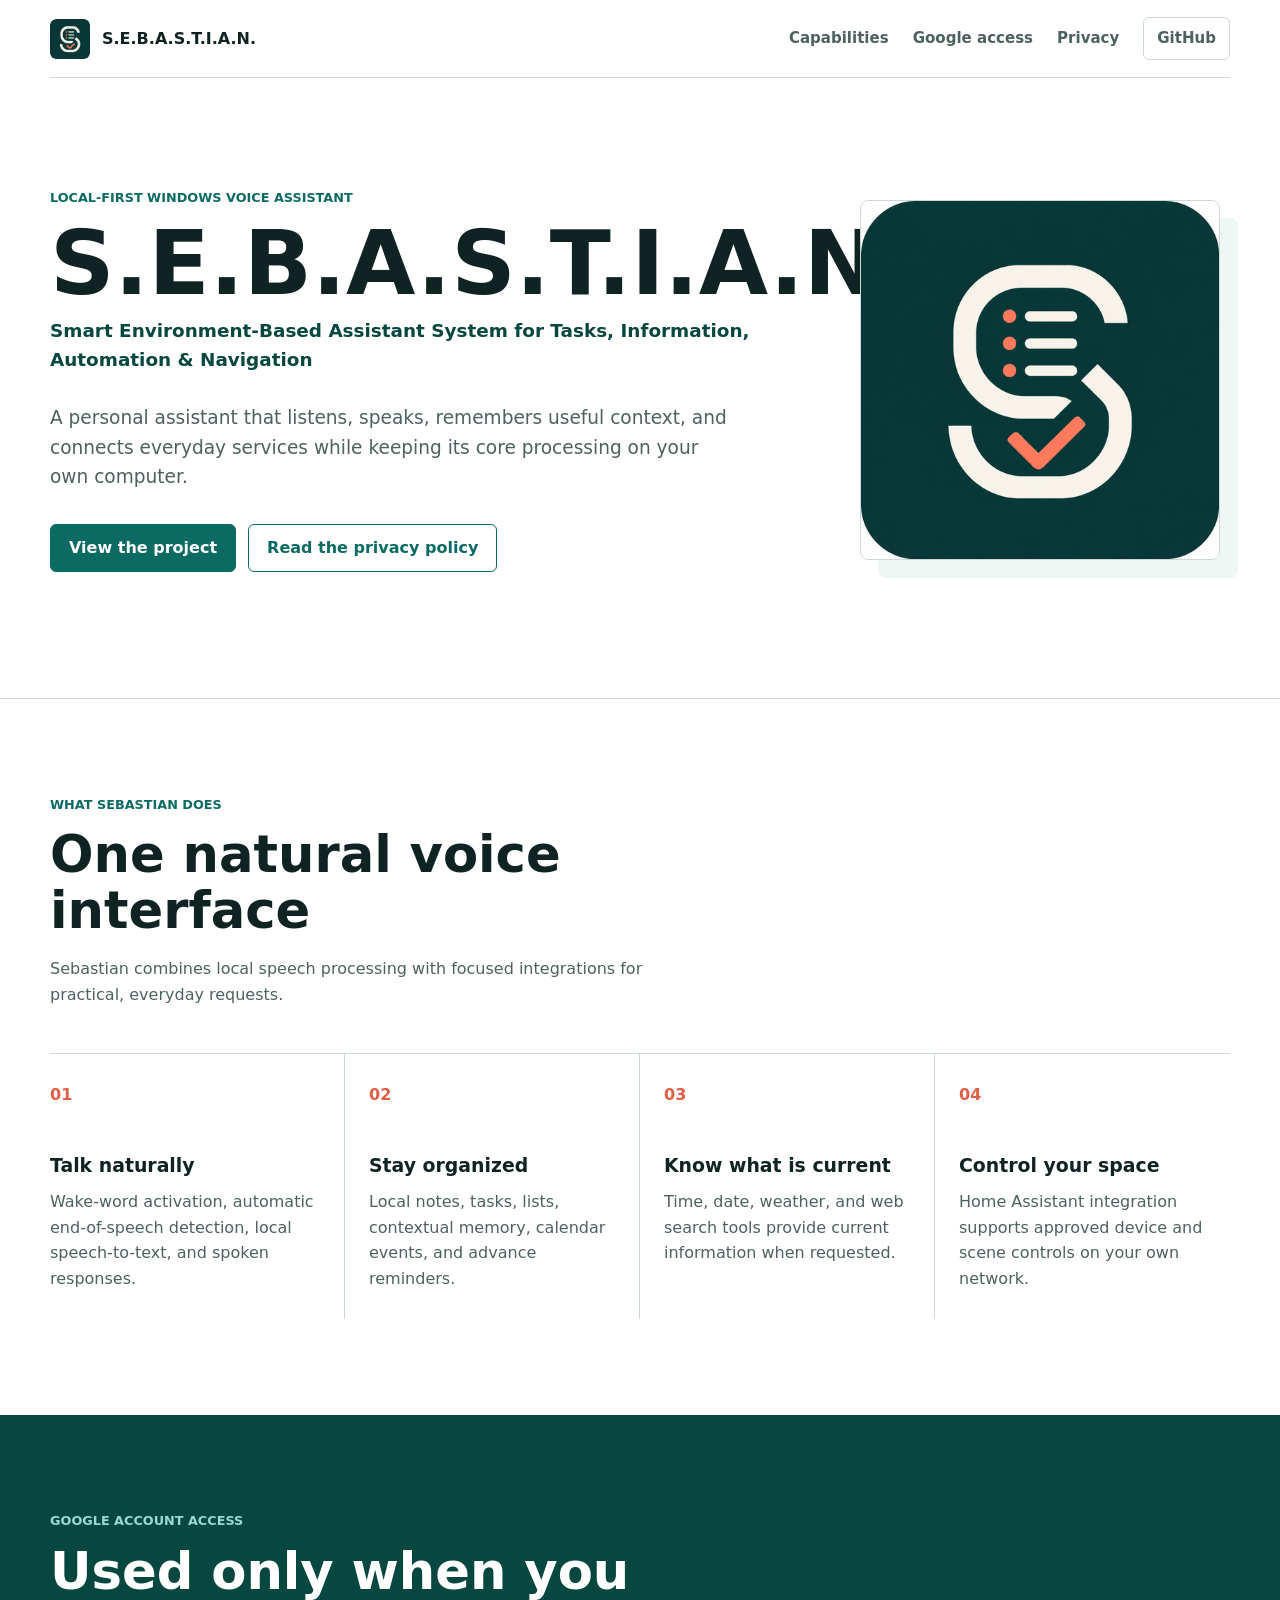
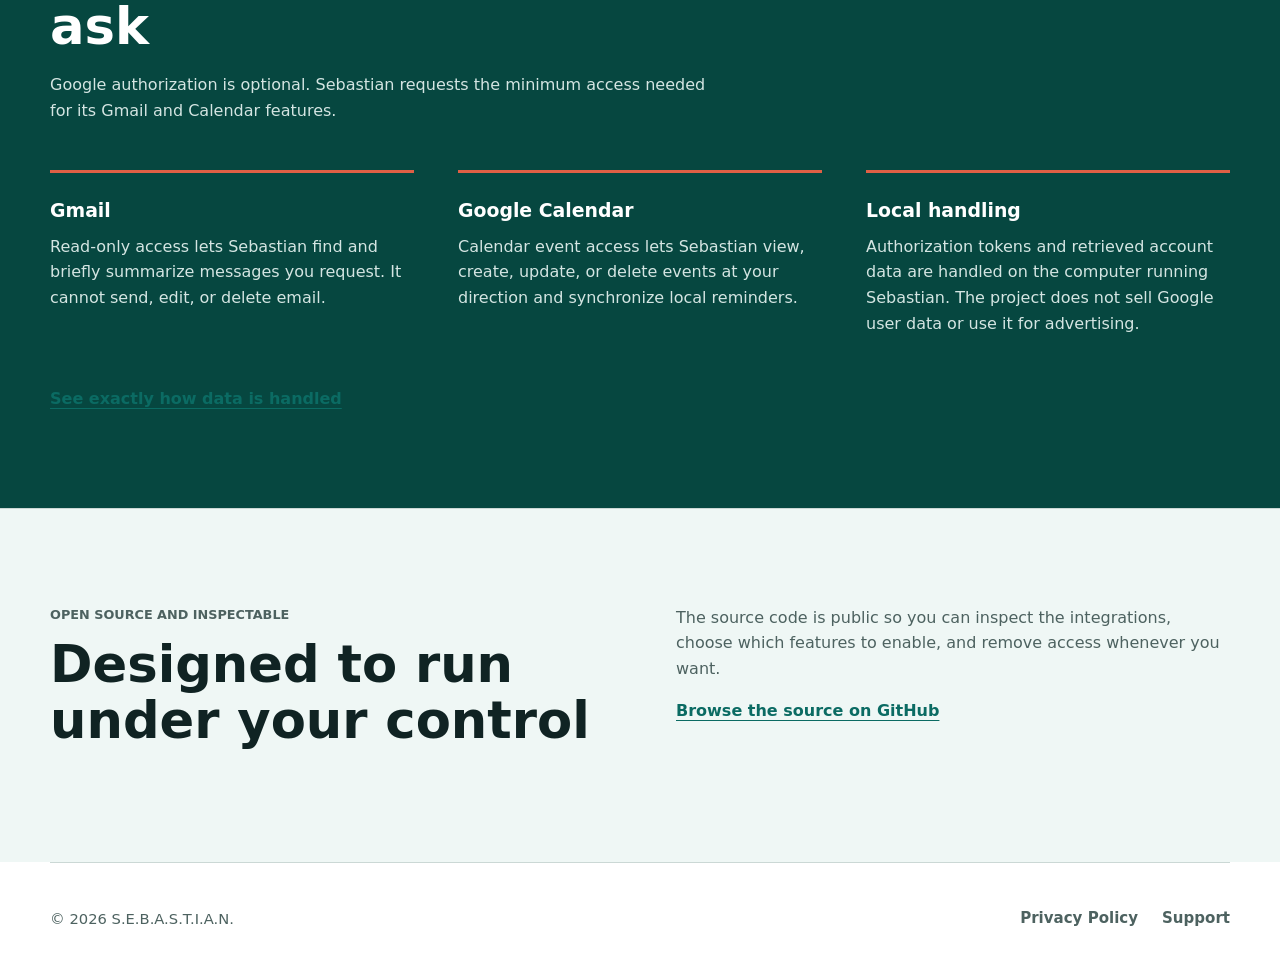
<file: docs/index.html>
<!doctype html>
<html lang="en">
  <head>
    <meta charset="utf-8">
    <meta name="viewport" content="width=device-width, initial-scale=1">
    <meta name="description" content="S.E.B.A.S.T.I.A.N. is a local-first Windows voice assistant for tasks, information, automation, and navigation.">
    <meta name="theme-color" content="#0b6b63">
    <title>S.E.B.A.S.T.I.A.N. | Local-first voice assistant</title>
    <link rel="icon" href="assets/sebastian-icon.png">
    <link rel="stylesheet" href="styles.css">
  </head>
  <body>
    <header class="site-header">
      <a class="brand" href="./" aria-label="S.E.B.A.S.T.I.A.N. home">
        <img src="assets/sebastian-icon.png" alt="" width="40" height="40">
        <span>S.E.B.A.S.T.I.A.N.</span>
      </a>
      <nav aria-label="Main navigation">
        <a href="#capabilities">Capabilities</a>
        <a href="#google-access">Google access</a>
        <a href="privacy/">Privacy</a>
        <a class="nav-github" href="https://github.com/sfeng9/S.E.B.A.S.T.I.A.N">GitHub</a>
      </nav>
    </header>

    <main>
      <section class="hero">
        <div class="hero-copy">
          <p class="eyebrow">Local-first Windows voice assistant</p>
          <h1>S.E.B.A.S.T.I.A.N.</h1>
          <p class="full-name">Smart Environment-Based Assistant System for Tasks, Information, Automation &amp; Navigation</p>
          <p class="hero-summary">A personal assistant that listens, speaks, remembers useful context, and connects everyday services while keeping its core processing on your own computer.</p>
          <div class="hero-actions">
            <a class="button primary" href="https://github.com/sfeng9/S.E.B.A.S.T.I.A.N">View the project</a>
            <a class="button secondary" href="privacy/">Read the privacy policy</a>
          </div>
        </div>
        <div class="hero-mark" aria-hidden="true">
          <img src="assets/sebastian-icon.png" alt="" width="360" height="360">
        </div>
      </section>

      <section class="section" id="capabilities">
        <div class="section-heading">
          <p class="eyebrow">What Sebastian does</p>
          <h2>One natural voice interface</h2>
          <p>Sebastian combines local speech processing with focused integrations for practical, everyday requests.</p>
        </div>
        <div class="feature-grid">
          <article>
            <span class="feature-number">01</span>
            <h3>Talk naturally</h3>
            <p>Wake-word activation, automatic end-of-speech detection, local speech-to-text, and spoken responses.</p>
          </article>
          <article>
            <span class="feature-number">02</span>
            <h3>Stay organized</h3>
            <p>Local notes, tasks, lists, contextual memory, calendar events, and advance reminders.</p>
          </article>
          <article>
            <span class="feature-number">03</span>
            <h3>Know what is current</h3>
            <p>Time, date, weather, and web search tools provide current information when requested.</p>
          </article>
          <article>
            <span class="feature-number">04</span>
            <h3>Control your space</h3>
            <p>Home Assistant integration supports approved device and scene controls on your own network.</p>
          </article>
        </div>
      </section>

      <section class="access-band" id="google-access">
        <div class="section-heading inverse">
          <p class="eyebrow">Google account access</p>
          <h2>Used only when you ask</h2>
          <p>Google authorization is optional. Sebastian requests the minimum access needed for its Gmail and Calendar features.</p>
        </div>
        <div class="access-list">
          <article>
            <h3>Gmail</h3>
            <p>Read-only access lets Sebastian find and briefly summarize messages you request. It cannot send, edit, or delete email.</p>
          </article>
          <article>
            <h3>Google Calendar</h3>
            <p>Calendar event access lets Sebastian view, create, update, or delete events at your direction and synchronize local reminders.</p>
          </article>
          <article>
            <h3>Local handling</h3>
            <p>Authorization tokens and retrieved account data are handled on the computer running Sebastian. The project does not sell Google user data or use it for advertising.</p>
          </article>
        </div>
        <a class="text-link inverse-link" href="privacy/">See exactly how data is handled</a>
      </section>

      <section class="section open-source">
        <div>
          <p class="eyebrow">Open source and inspectable</p>
          <h2>Designed to run under your control</h2>
        </div>
        <div>
          <p>The source code is public so you can inspect the integrations, choose which features to enable, and remove access whenever you want.</p>
          <a class="text-link" href="https://github.com/sfeng9/S.E.B.A.S.T.I.A.N">Browse the source on GitHub</a>
        </div>
      </section>
    </main>

    <footer>
      <span>&copy; 2026 S.E.B.A.S.T.I.A.N.</span>
      <div>
        <a href="privacy/">Privacy Policy</a>
        <a href="https://github.com/sfeng9/S.E.B.A.S.T.I.A.N/issues">Support</a>
      </div>
    </footer>
  </body>
</html>
</file>
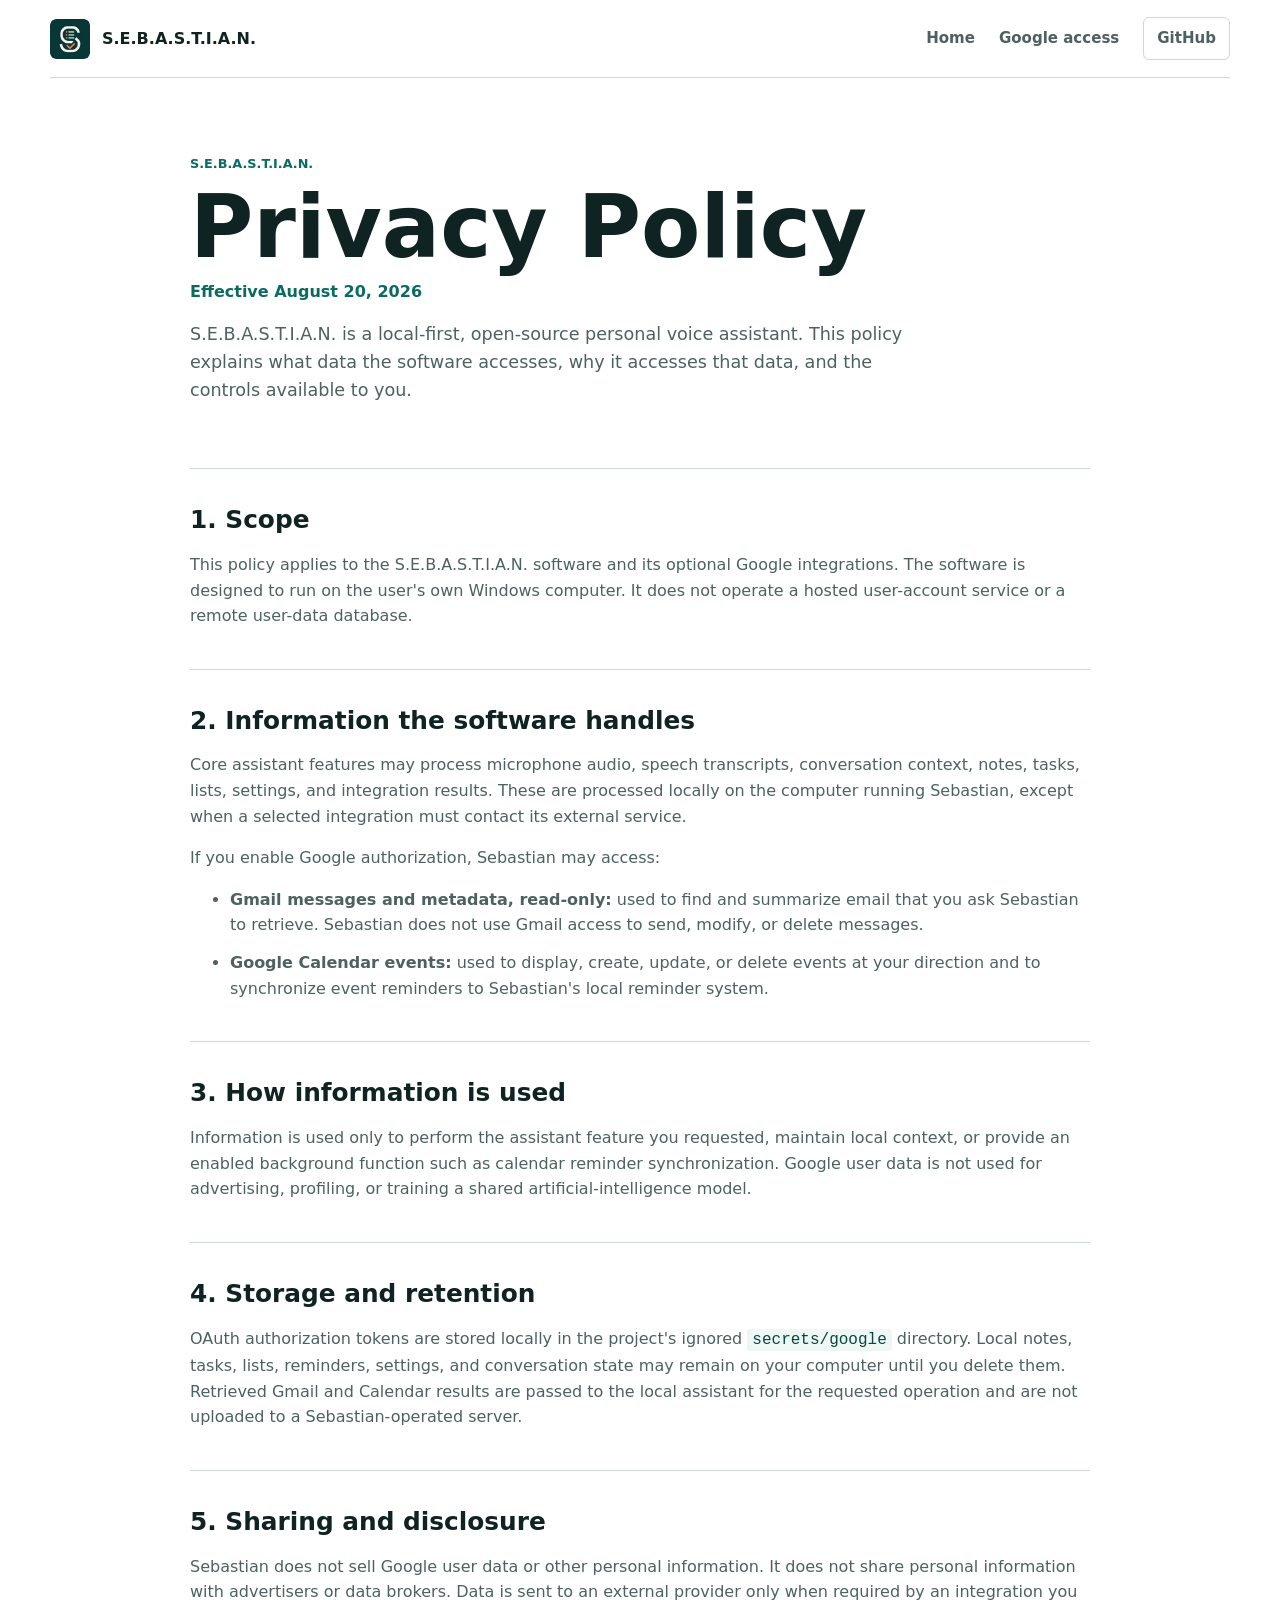
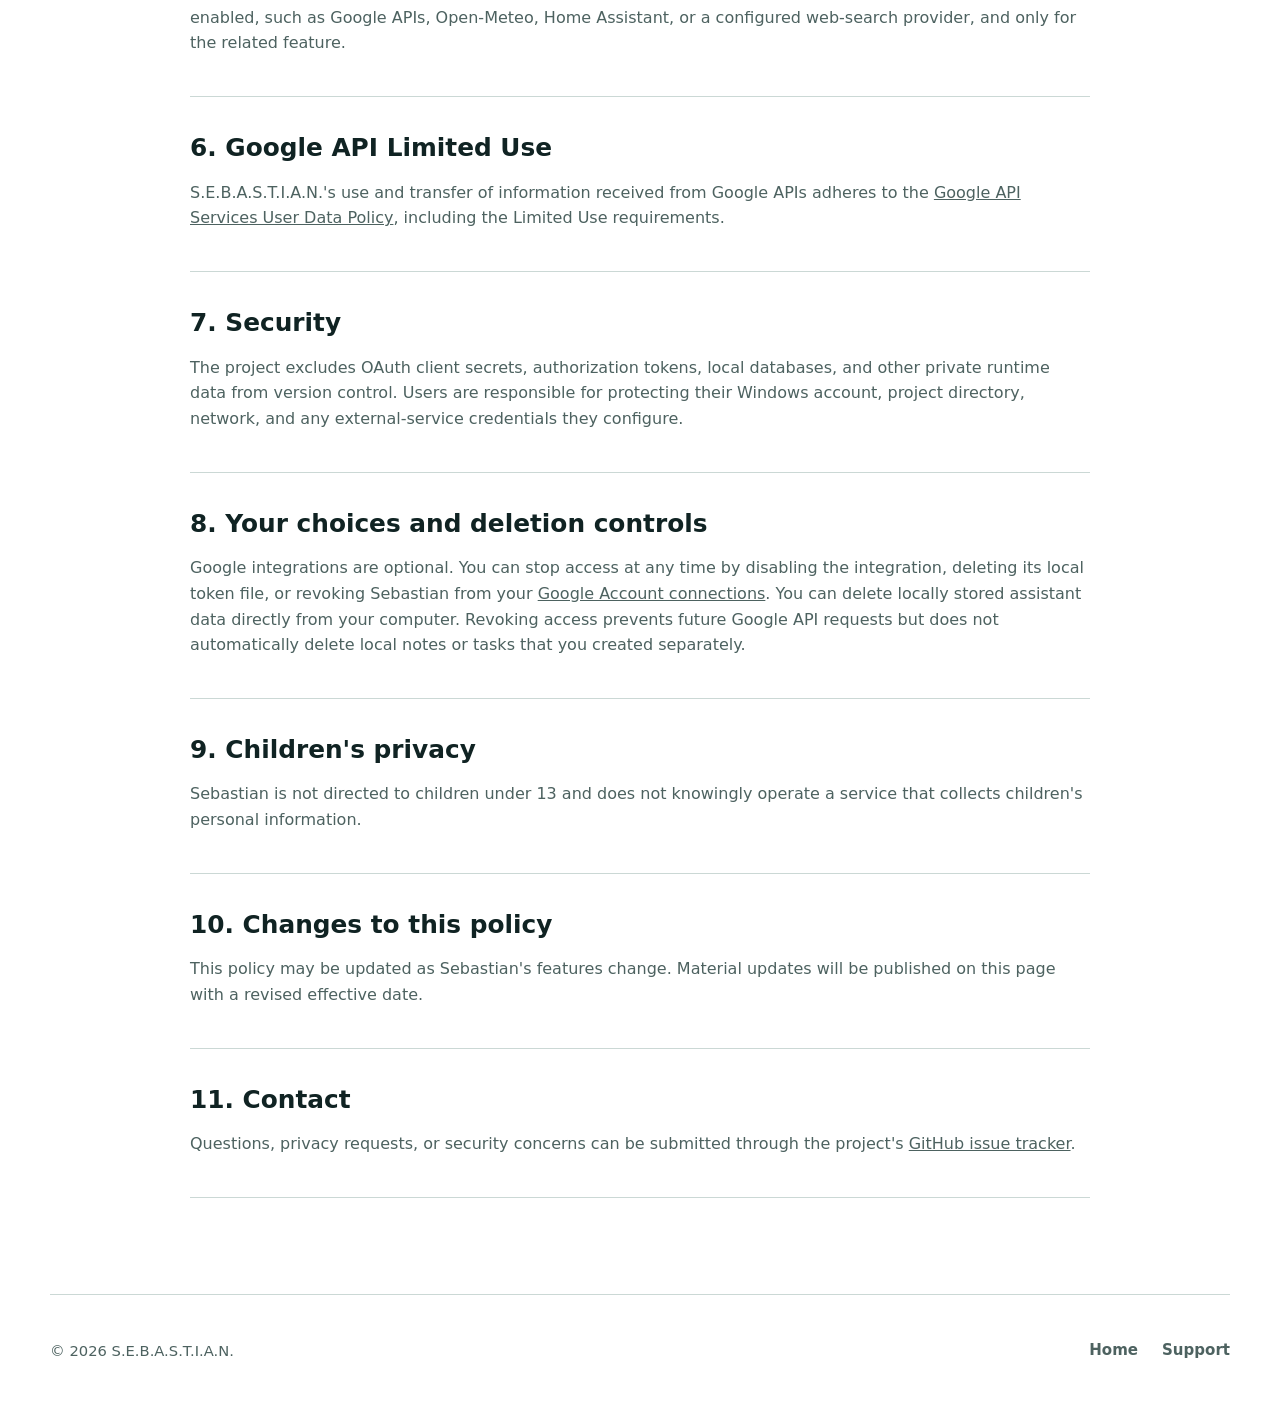
<file: docs/privacy/index.html>
<!doctype html>
<html lang="en">
  <head>
    <meta charset="utf-8">
    <meta name="viewport" content="width=device-width, initial-scale=1">
    <meta name="description" content="Privacy policy for the S.E.B.A.S.T.I.A.N. local-first voice assistant.">
    <meta name="theme-color" content="#0b6b63">
    <title>Privacy Policy | S.E.B.A.S.T.I.A.N.</title>
    <link rel="icon" href="../assets/sebastian-icon.png">
    <link rel="stylesheet" href="../styles.css">
  </head>
  <body>
    <header class="site-header">
      <a class="brand" href="../" aria-label="S.E.B.A.S.T.I.A.N. home">
        <img src="../assets/sebastian-icon.png" alt="" width="40" height="40">
        <span>S.E.B.A.S.T.I.A.N.</span>
      </a>
      <nav aria-label="Main navigation">
        <a href="../">Home</a>
        <a href="../#google-access">Google access</a>
        <a class="nav-github" href="https://github.com/sfeng9/S.E.B.A.S.T.I.A.N">GitHub</a>
      </nav>
    </header>

    <main class="policy-shell">
      <header class="policy-intro">
        <p class="eyebrow">S.E.B.A.S.T.I.A.N.</p>
        <h1>Privacy Policy</h1>
        <p class="policy-date">Effective August 20, 2026</p>
        <p>S.E.B.A.S.T.I.A.N. is a local-first, open-source personal voice assistant. This policy explains what data the software accesses, why it accesses that data, and the controls available to you.</p>
      </header>

      <article class="policy-content">
        <section>
          <h2>1. Scope</h2>
          <p>This policy applies to the S.E.B.A.S.T.I.A.N. software and its optional Google integrations. The software is designed to run on the user's own Windows computer. It does not operate a hosted user-account service or a remote user-data database.</p>
        </section>

        <section>
          <h2>2. Information the software handles</h2>
          <p>Core assistant features may process microphone audio, speech transcripts, conversation context, notes, tasks, lists, settings, and integration results. These are processed locally on the computer running Sebastian, except when a selected integration must contact its external service.</p>
          <p>If you enable Google authorization, Sebastian may access:</p>
          <ul>
            <li><strong>Gmail messages and metadata, read-only:</strong> used to find and summarize email that you ask Sebastian to retrieve. Sebastian does not use Gmail access to send, modify, or delete messages.</li>
            <li><strong>Google Calendar events:</strong> used to display, create, update, or delete events at your direction and to synchronize event reminders to Sebastian's local reminder system.</li>
          </ul>
        </section>

        <section>
          <h2>3. How information is used</h2>
          <p>Information is used only to perform the assistant feature you requested, maintain local context, or provide an enabled background function such as calendar reminder synchronization. Google user data is not used for advertising, profiling, or training a shared artificial-intelligence model.</p>
        </section>

        <section>
          <h2>4. Storage and retention</h2>
          <p>OAuth authorization tokens are stored locally in the project's ignored <code>secrets/google</code> directory. Local notes, tasks, lists, reminders, settings, and conversation state may remain on your computer until you delete them. Retrieved Gmail and Calendar results are passed to the local assistant for the requested operation and are not uploaded to a Sebastian-operated server.</p>
        </section>

        <section>
          <h2>5. Sharing and disclosure</h2>
          <p>Sebastian does not sell Google user data or other personal information. It does not share personal information with advertisers or data brokers. Data is sent to an external provider only when required by an integration you enabled, such as Google APIs, Open-Meteo, Home Assistant, or a configured web-search provider, and only for the related feature.</p>
        </section>

        <section>
          <h2>6. Google API Limited Use</h2>
          <p>S.E.B.A.S.T.I.A.N.'s use and transfer of information received from Google APIs adheres to the <a href="https://developers.google.com/terms/api-services-user-data-policy">Google API Services User Data Policy</a>, including the Limited Use requirements.</p>
        </section>

        <section>
          <h2>7. Security</h2>
          <p>The project excludes OAuth client secrets, authorization tokens, local databases, and other private runtime data from version control. Users are responsible for protecting their Windows account, project directory, network, and any external-service credentials they configure.</p>
        </section>

        <section>
          <h2>8. Your choices and deletion controls</h2>
          <p>Google integrations are optional. You can stop access at any time by disabling the integration, deleting its local token file, or revoking Sebastian from your <a href="https://myaccount.google.com/connections">Google Account connections</a>. You can delete locally stored assistant data directly from your computer. Revoking access prevents future Google API requests but does not automatically delete local notes or tasks that you created separately.</p>
        </section>

        <section>
          <h2>9. Children's privacy</h2>
          <p>Sebastian is not directed to children under 13 and does not knowingly operate a service that collects children's personal information.</p>
        </section>

        <section>
          <h2>10. Changes to this policy</h2>
          <p>This policy may be updated as Sebastian's features change. Material updates will be published on this page with a revised effective date.</p>
        </section>

        <section>
          <h2>11. Contact</h2>
          <p>Questions, privacy requests, or security concerns can be submitted through the project's <a href="https://github.com/sfeng9/S.E.B.A.S.T.I.A.N/issues">GitHub issue tracker</a>.</p>
        </section>
      </article>
    </main>

    <footer>
      <span>&copy; 2026 S.E.B.A.S.T.I.A.N.</span>
      <div>
        <a href="../">Home</a>
        <a href="https://github.com/sfeng9/S.E.B.A.S.T.I.A.N/issues">Support</a>
      </div>
    </footer>
  </body>
</html>
</file>
<file: docs/styles.css>
:root {
  color-scheme: light;
  --ink: #102323;
  --muted: #4d6260;
  --line: #cbd8d5;
  --paper: #ffffff;
  --wash: #eff7f5;
  --brand: #0b6b63;
  --brand-dark: #064740;
  --accent: #df5f45;
  --max-width: 1180px;
}

* {
  box-sizing: border-box;
}

html {
  scroll-behavior: smooth;
}

body {
  margin: 0;
  color: var(--ink);
  background: var(--paper);
  font-family: Inter, ui-sans-serif, system-ui, -apple-system, BlinkMacSystemFont, "Segoe UI", sans-serif;
  line-height: 1.6;
}

a {
  color: inherit;
}

.site-header,
footer {
  width: min(100% - 40px, var(--max-width));
  margin: 0 auto;
  display: flex;
  align-items: center;
  justify-content: space-between;
}

.site-header {
  min-height: 78px;
  border-bottom: 1px solid var(--line);
}

.brand {
  display: inline-flex;
  align-items: center;
  gap: 12px;
  color: var(--ink);
  font-weight: 800;
  text-decoration: none;
}

.brand img {
  border-radius: 6px;
}

nav,
footer div {
  display: flex;
  align-items: center;
  gap: 24px;
}

nav a,
footer a {
  color: var(--muted);
  font-size: 0.94rem;
  font-weight: 650;
  text-decoration: none;
}

nav a:hover,
footer a:hover,
.text-link:hover {
  text-decoration: underline;
  text-underline-offset: 4px;
}

.nav-github {
  padding: 8px 13px;
  border: 1px solid var(--line);
  border-radius: 6px;
}

.hero {
  width: min(100% - 40px, var(--max-width));
  min-height: 620px;
  margin: 0 auto;
  display: grid;
  grid-template-columns: minmax(0, 1.45fr) minmax(260px, 0.75fr);
  align-items: center;
  gap: 64px;
  padding: 72px 0 88px;
}

.eyebrow {
  margin: 0 0 12px;
  color: var(--brand);
  font-size: 0.8rem;
  font-weight: 800;
  letter-spacing: 0;
  text-transform: uppercase;
}

h1,
h2,
h3,
p {
  margin-top: 0;
}

h1 {
  margin-bottom: 10px;
  font-size: clamp(3rem, 7vw, 6.7rem);
  line-height: 0.95;
  letter-spacing: 0;
}

h2 {
  margin-bottom: 18px;
  font-size: clamp(2rem, 4vw, 3.35rem);
  line-height: 1.08;
  letter-spacing: 0;
}

h3 {
  margin-bottom: 9px;
  font-size: 1.18rem;
  letter-spacing: 0;
}

.full-name {
  max-width: 760px;
  margin-bottom: 28px;
  color: var(--brand-dark);
  font-size: 1.15rem;
  font-weight: 750;
}

.hero-summary {
  max-width: 690px;
  color: var(--muted);
  font-size: 1.16rem;
}

.hero-actions {
  display: flex;
  flex-wrap: wrap;
  gap: 12px;
  margin-top: 32px;
}

.button {
  display: inline-flex;
  min-height: 46px;
  align-items: center;
  justify-content: center;
  padding: 10px 18px;
  border: 1px solid var(--brand);
  border-radius: 6px;
  font-weight: 750;
  text-decoration: none;
}

.button.primary {
  color: #ffffff;
  background: var(--brand);
}

.button.secondary {
  color: var(--brand);
  background: #ffffff;
}

.hero-mark {
  display: grid;
  place-items: center;
}

.hero-mark img {
  width: min(100%, 360px);
  height: auto;
  border: 1px solid var(--line);
  border-radius: 8px;
  box-shadow: 18px 18px 0 var(--wash);
}

.section,
.access-band {
  padding: 96px max(20px, calc((100% - var(--max-width)) / 2));
}

.section {
  border-top: 1px solid var(--line);
}

.section-heading {
  max-width: 670px;
  margin-bottom: 46px;
}

.section-heading > p:last-child,
.feature-grid p,
.open-source p,
.policy-content p,
.policy-content li {
  color: var(--muted);
}

.feature-grid {
  display: grid;
  grid-template-columns: repeat(4, minmax(0, 1fr));
  border-top: 1px solid var(--line);
}

.feature-grid article {
  min-height: 238px;
  padding: 28px 24px 12px 0;
  border-right: 1px solid var(--line);
}

.feature-grid article:not(:first-child) {
  padding-left: 24px;
}

.feature-grid article:last-child {
  border-right: 0;
}

.feature-number {
  display: block;
  margin-bottom: 42px;
  color: var(--accent);
  font-weight: 850;
}

.access-band {
  color: #ffffff;
  background: var(--brand-dark);
}

.inverse .eyebrow,
.inverse-link {
  color: #9ad9d0;
}

.inverse > p:last-child,
.access-list p {
  color: #d4e5e2;
}

.access-list {
  display: grid;
  grid-template-columns: repeat(3, minmax(0, 1fr));
  gap: 44px;
  margin-bottom: 34px;
}

.access-list article {
  padding-top: 22px;
  border-top: 3px solid var(--accent);
}

.text-link {
  color: var(--brand);
  font-weight: 800;
  text-underline-offset: 4px;
}

.open-source {
  display: grid;
  grid-template-columns: minmax(0, 1fr) minmax(0, 1fr);
  gap: 72px;
  background: var(--wash);
}

.policy-shell {
  width: min(100% - 40px, 900px);
  margin: 0 auto;
  padding: 76px 0 96px;
}

.policy-intro {
  padding-bottom: 46px;
  border-bottom: 1px solid var(--line);
}

.policy-intro h1 {
  font-size: clamp(3rem, 7vw, 5.4rem);
}

.policy-intro > p:last-child {
  max-width: 720px;
  color: var(--muted);
  font-size: 1.1rem;
}

.policy-date {
  color: var(--brand);
  font-weight: 750;
}

.policy-content section {
  padding: 38px 0 24px;
  border-bottom: 1px solid var(--line);
}

.policy-content h2 {
  font-size: 1.55rem;
}

.policy-content li + li {
  margin-top: 12px;
}

code {
  padding: 2px 5px;
  border-radius: 4px;
  color: var(--brand-dark);
  background: var(--wash);
  font-family: "Cascadia Code", Consolas, monospace;
}

footer {
  min-height: 112px;
  color: var(--muted);
  border-top: 1px solid var(--line);
  font-size: 0.92rem;
}

@media (max-width: 860px) {
  .site-header {
    align-items: flex-start;
    gap: 20px;
    padding: 18px 0;
  }

  nav {
    flex-wrap: wrap;
    justify-content: flex-end;
    gap: 10px 18px;
  }

  nav a:not(.nav-github) {
    display: none;
  }

  .hero {
    min-height: 0;
    grid-template-columns: 1fr;
    gap: 52px;
    padding: 64px 0 72px;
  }

  .hero-mark {
    justify-content: start;
  }

  .hero-mark img {
    width: min(72vw, 300px);
  }

  .feature-grid,
  .access-list,
  .open-source {
    grid-template-columns: 1fr 1fr;
  }

  .feature-grid article:nth-child(2) {
    border-right: 0;
  }

  .feature-grid article:nth-child(3) {
    padding-left: 0;
  }
}

@media (max-width: 560px) {
  .site-header,
  footer,
  .hero,
  .policy-shell {
    width: min(100% - 28px, var(--max-width));
  }

  .brand span {
    font-size: 0.86rem;
  }

  h1 {
    font-size: 2.65rem;
    overflow-wrap: anywhere;
  }

  .section,
  .access-band {
    padding: 72px 20px;
  }

  .feature-grid,
  .access-list,
  .open-source {
    grid-template-columns: 1fr;
  }

  .feature-grid article,
  .feature-grid article:not(:first-child),
  .feature-grid article:nth-child(3) {
    min-height: 0;
    padding: 24px 0;
    border-right: 0;
    border-bottom: 1px solid var(--line);
  }

  .feature-number {
    margin-bottom: 18px;
  }

  .open-source {
    gap: 12px;
  }

  footer {
    align-items: flex-start;
    flex-direction: column;
    justify-content: center;
    gap: 12px;
  }
}
</file>
